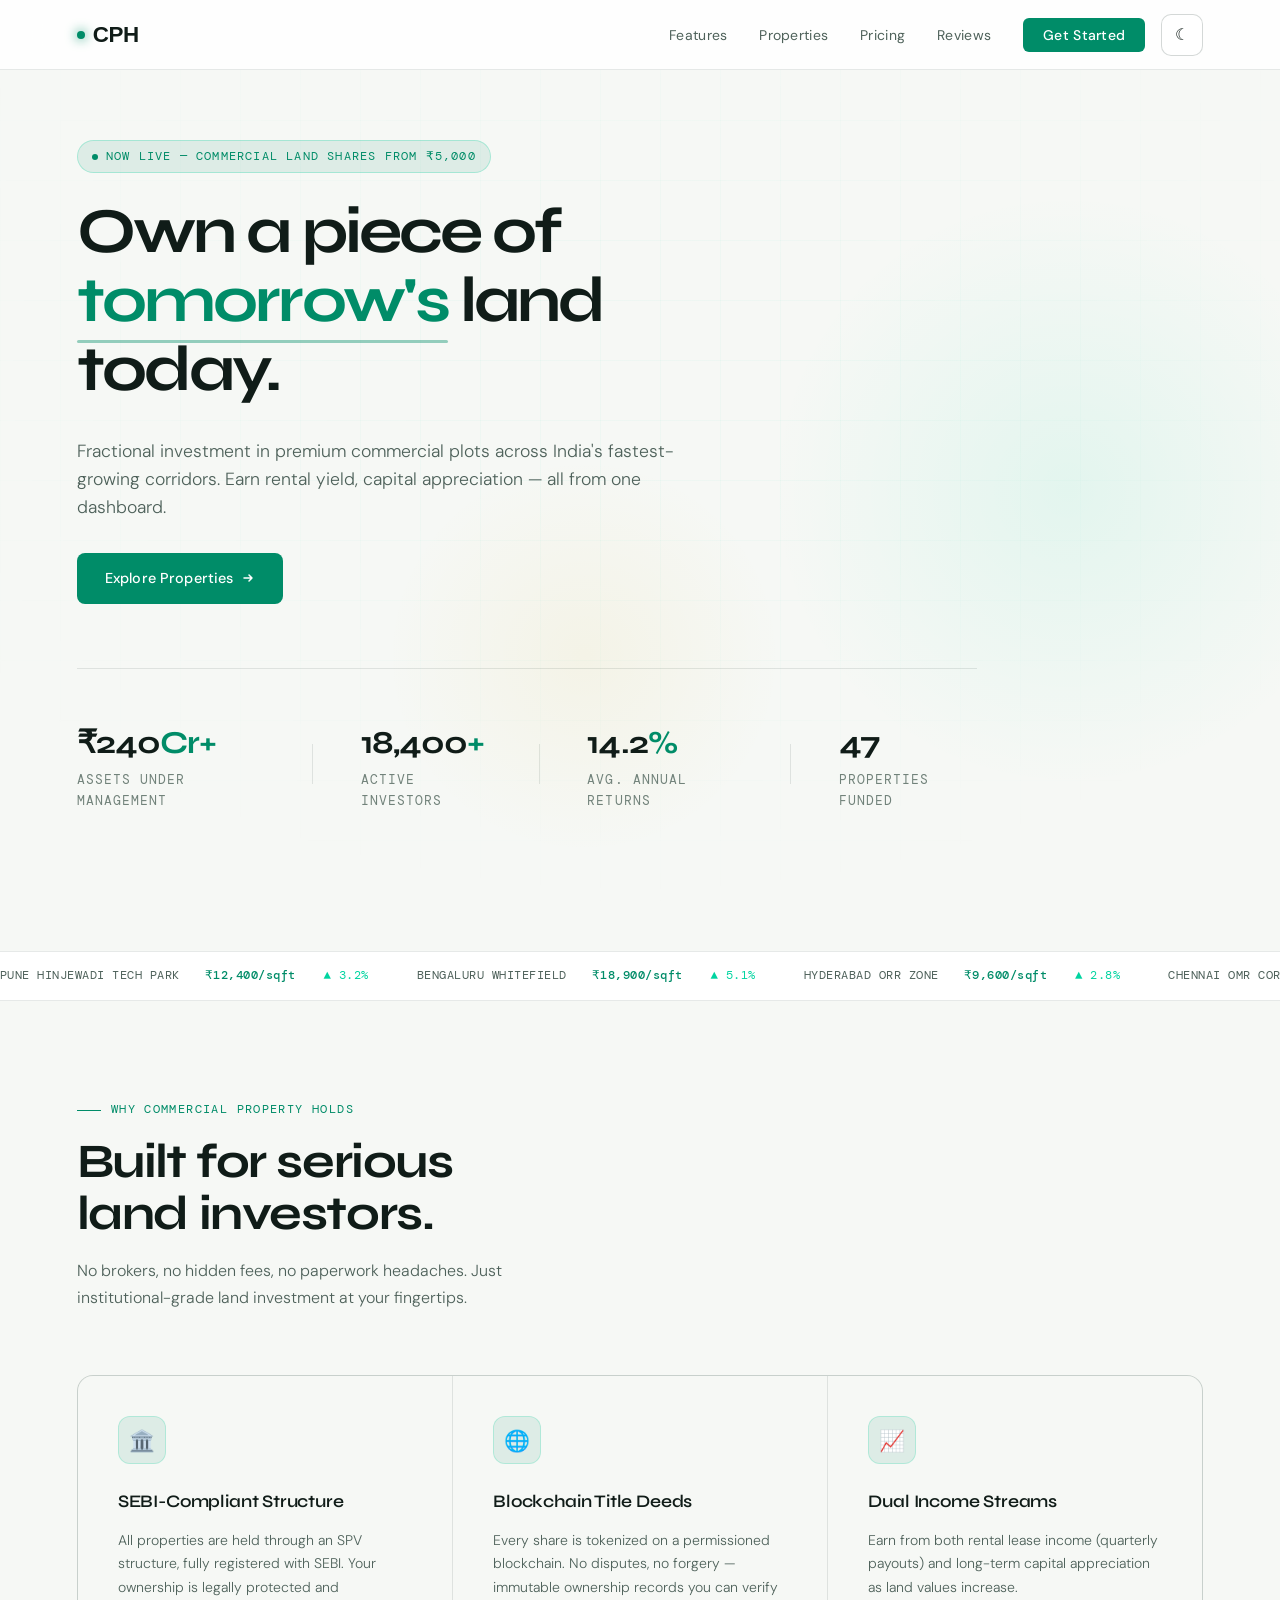
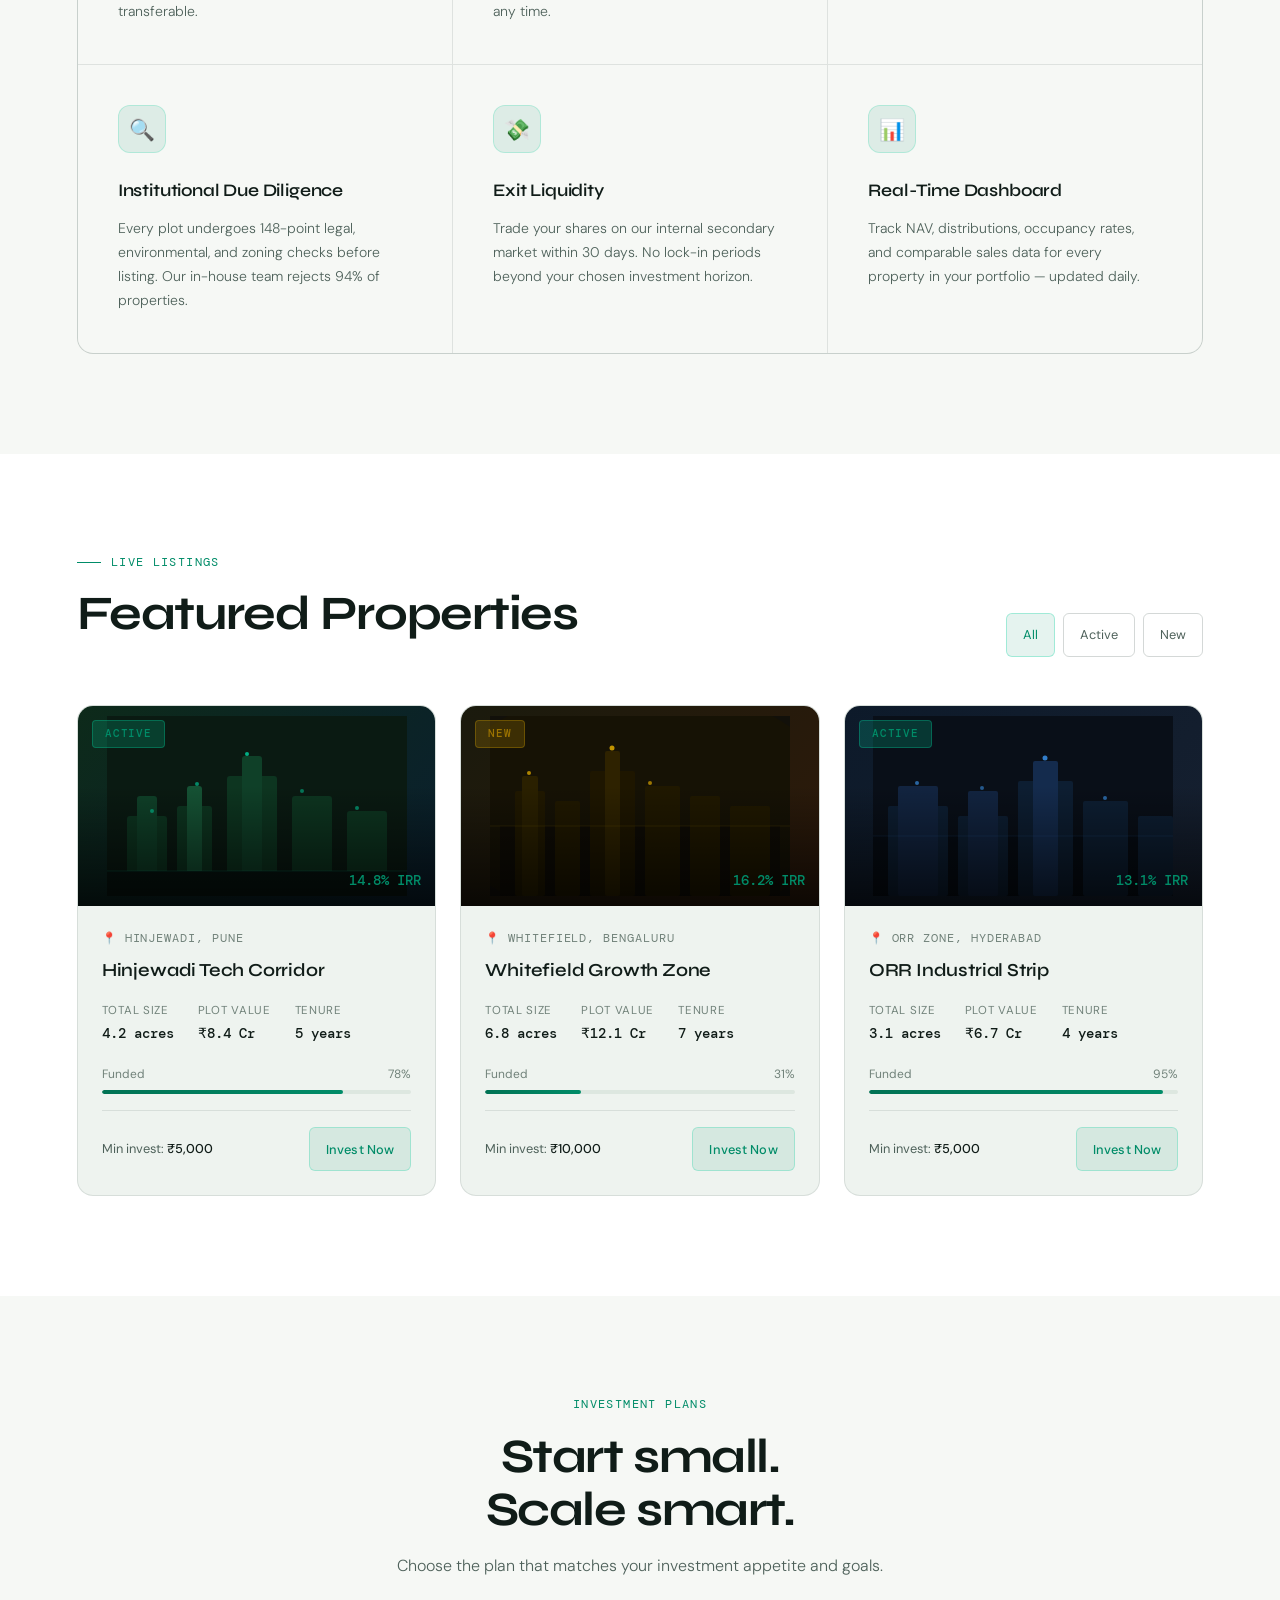
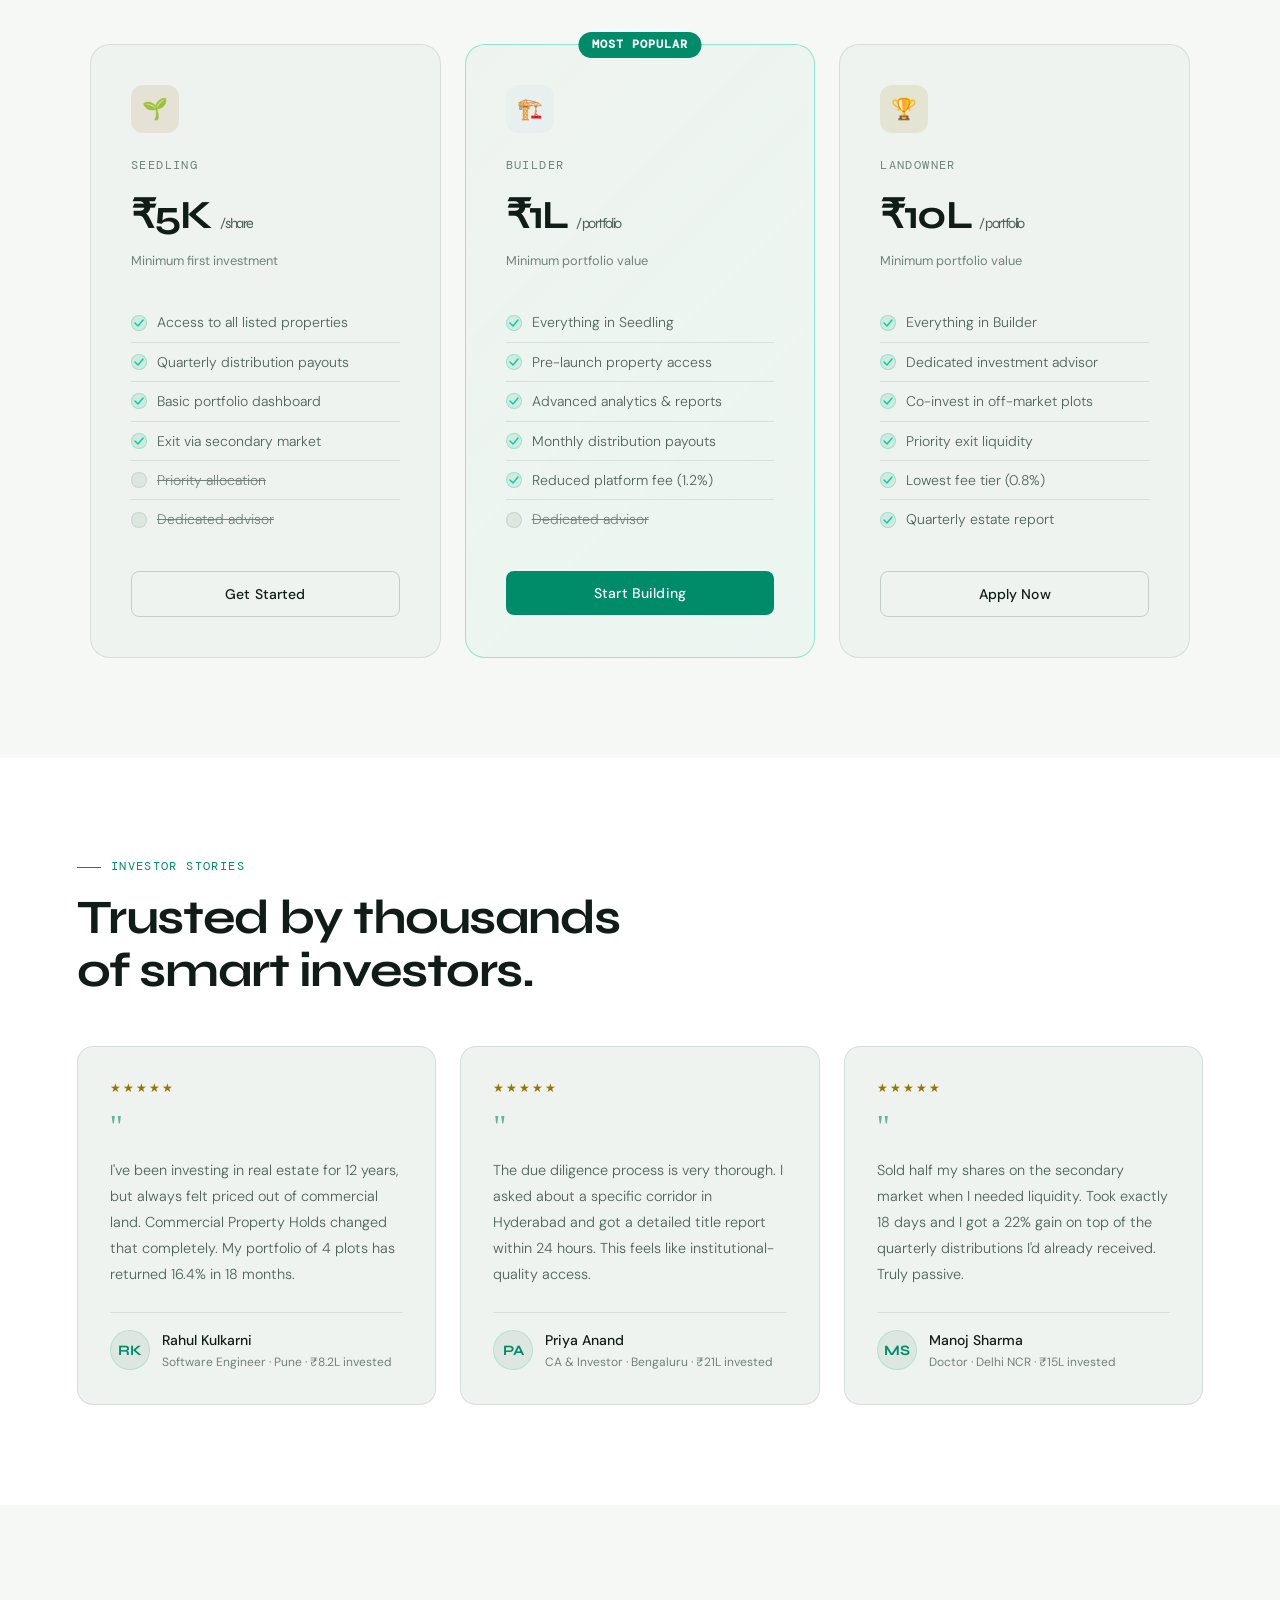
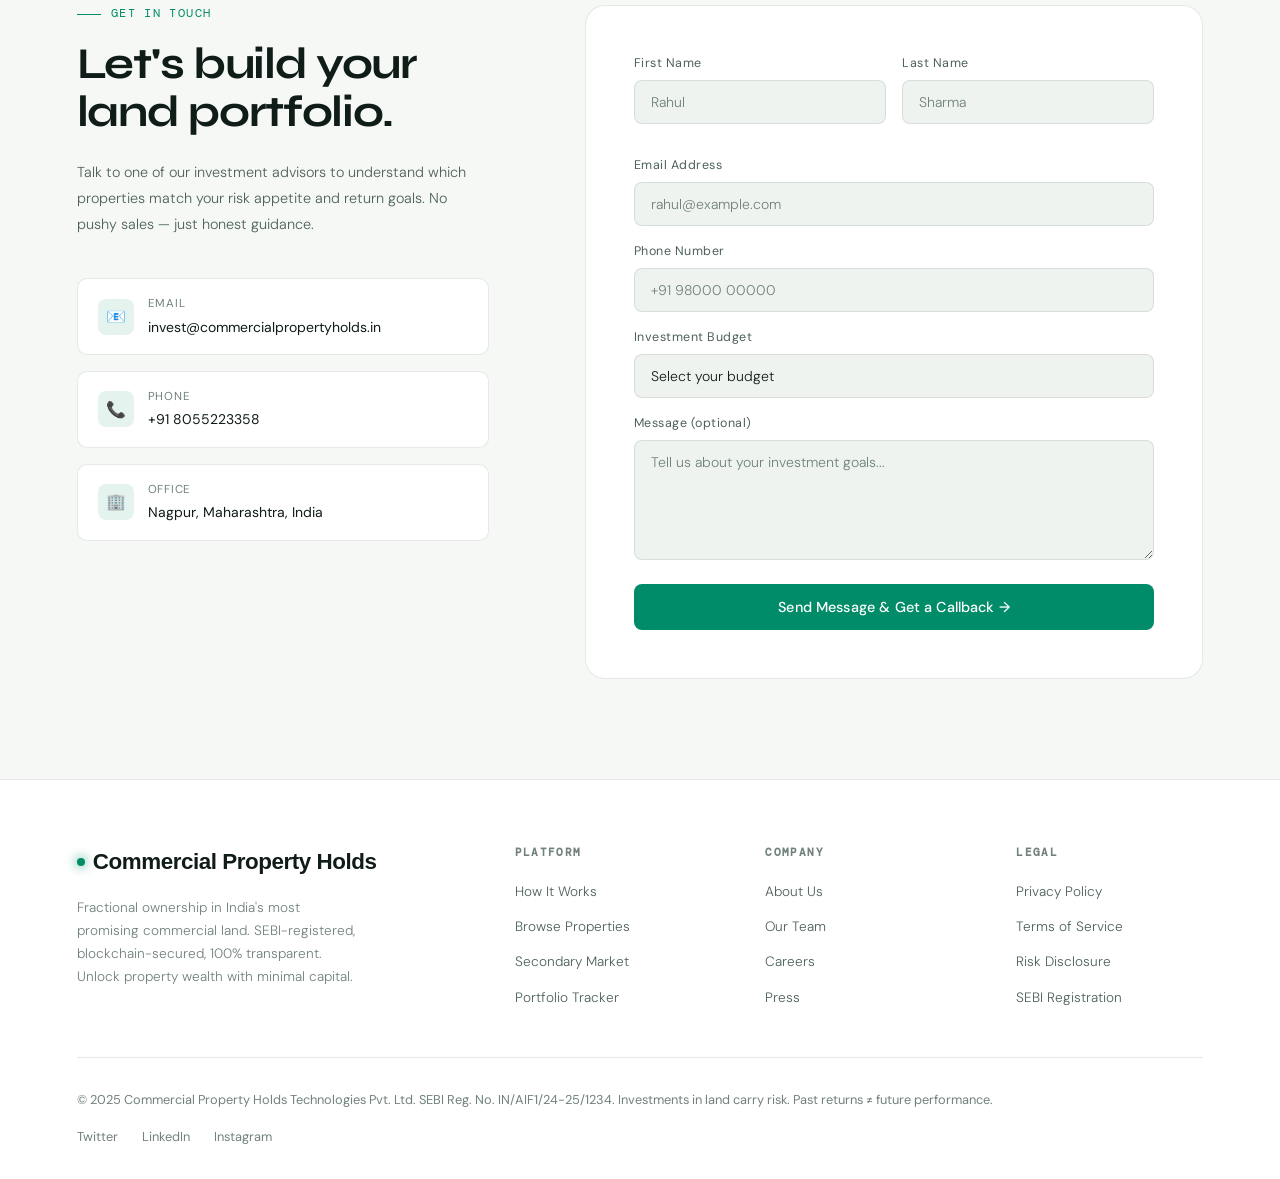
<file: index.html>
﻿<!DOCTYPE html>
<html lang="en">
<head>
  <meta charset="UTF-8">
  <meta name="viewport" content="width=device-width, initial-scale=1.0">
  <link rel="preconnect" href="https://fonts.googleapis.com">
  <link rel="preconnect" href="https://fonts.gstatic.com" crossorigin>
  <link href="https://fonts.googleapis.com/css2?family=Syne:wght@400;500;600;700;800&family=DM+Mono:wght@300;400;500&family=DM+Sans:ital,wght@0,300;0,400;0,500;1,300&display=swap" rel="stylesheet">  <title>Commercial Property Holds — Fractional Land Investment</title>
  <link rel="stylesheet" href="./styles/main.css">
</head>
<body>
  <header>
    <!-- NAV -->
    <div id="nav-container"></div>
  </header>
  <main>
<!-- HERO -->
<section class="hero" id="home" aria-labelledby="hero-title">
  <div class="hero-grid-bg"></div>
  <div class="hero-orb1"></div>
  <div class="hero-orb2"></div>

  <div class="hero-content">
    <div class="hero-tag">
      <div class="hero-tag-dot"></div>
      Now live — Commercial land shares from ₹5,000
    </div>

    <h1 id="hero-title">Own a piece of<br><em>tomorrow's</em> land<br>today.</h1>

    <p class="hero-sub">Fractional investment in premium commercial plots across India's fastest-growing corridors. Earn rental yield, capital appreciation — all from one dashboard.</p>

    <div class="hero-actions">
      <a href="#properties" class="btn-primary">
        Explore Properties
        <svg width="14" height="14" viewBox="0 0 14 14" fill="none"><path d="M3 7h8M8 4l3 3-3 3" stroke="currentColor" stroke-width="1.5" stroke-linecap="round" stroke-linejoin="round"/></svg>
      </a>
    </div>

    <div class="hero-stats">
      <div>
        <div class="hero-stat-val">₹240<span>Cr+</span></div>
        <div class="hero-stat-label">Assets Under Management</div>
      </div>
      <div class="hero-stat-divider" aria-hidden="true"></div>
      <div>
        <div class="hero-stat-val">18,400<span>+</span></div>
        <div class="hero-stat-label">Active Investors</div>
      </div>
      <div class="hero-stat-divider" aria-hidden="true"></div>
      <div>
        <div class="hero-stat-val">14.2<span>%</span></div>
        <div class="hero-stat-label">Avg. Annual Returns</div>
      </div>
      <div class="hero-stat-divider" aria-hidden="true"></div>
      <div>
        <div class="hero-stat-val">47<span></span></div>
        <div class="hero-stat-label">Properties Funded</div>
      </div>
    </div>
  </div>
</section>


<!-- TICKER -->
<div class="ticker-wrap">
  <div class="ticker-inner" id="ticker">
    <div class="ticker-item">PUNE HINJEWADI TECH PARK &nbsp;<b>₹12,400/sqft</b> &nbsp;<span class="up">▲ 3.2%</span></div>
    <div class="ticker-item">BENGALURU WHITEFIELD &nbsp;<b>₹18,900/sqft</b> &nbsp;<span class="up">▲ 5.1%</span></div>
    <div class="ticker-item">HYDERABAD ORR ZONE &nbsp;<b>₹9,600/sqft</b> &nbsp;<span class="up">▲ 2.8%</span></div>
    <div class="ticker-item">CHENNAI OMR CORRIDOR &nbsp;<b>₹8,200/sqft</b> &nbsp;<span class="up">▲ 1.9%</span></div>
    <div class="ticker-item">MUMBAI PANVEL ZONE &nbsp;<b>₹22,500/sqft</b> &nbsp;<span class="down">▼ 0.4%</span></div>
    <div class="ticker-item">NOIDA SEC 135 &nbsp;<b>₹7,800/sqft</b> &nbsp;<span class="up">▲ 4.3%</span></div>
    <div class="ticker-item">PUNE HINJEWADI TECH PARK &nbsp;<b>₹12,400/sqft</b> &nbsp;<span class="up">▲ 3.2%</span></div>
    <div class="ticker-item">BENGALURU WHITEFIELD &nbsp;<b>₹18,900/sqft</b> &nbsp;<span class="up">▲ 5.1%</span></div>
    <div class="ticker-item">HYDERABAD ORR ZONE &nbsp;<b>₹9,600/sqft</b> &nbsp;<span class="up">▲ 2.8%</span></div>
    <div class="ticker-item">CHENNAI OMR CORRIDOR &nbsp;<b>₹8,200/sqft</b> &nbsp;<span class="up">▲ 1.9%</span></div>
    <div class="ticker-item">MUMBAI PANVEL ZONE &nbsp;<b>₹22,500/sqft</b> &nbsp;<span class="down">▼ 0.4%</span></div>
    <div class="ticker-item">NOIDA SEC 135 &nbsp;<b>₹7,800/sqft</b> &nbsp;<span class="up">▲ 4.3%</span></div>
  </div>
  </div>

<!-- FEATURES -->
<section class="features" id="features" aria-labelledby="features-title">
  <div class="features-header">
    <div class="section-label">Why Commercial Property Holds</div>
    <h2 class="section-title" id="features-title">Built for serious<br>land investors.</h2>
    <p class="section-sub">No brokers, no hidden fees, no paperwork headaches. Just institutional-grade land investment at your fingertips.</p>
  </div>

  <div class="features-grid">
    <div class="feature-card reveal">
      <div class="feature-icon">🏛️</div>
      <h3>SEBI-Compliant Structure</h3>
      <p>All properties are held through an SPV structure, fully registered with SEBI. Your ownership is legally protected and transferable.</p>
    </div>
    <div class="feature-card reveal reveal-delay-1">
      <div class="feature-icon">🌐</div>
      <h3>Blockchain Title Deeds</h3>
      <p>Every share is tokenized on a permissioned blockchain. No disputes, no forgery — immutable ownership records you can verify any time.</p>
    </div>
    <div class="feature-card reveal reveal-delay-2">
      <div class="feature-icon">📈</div>
      <h3>Dual Income Streams</h3>
      <p>Earn from both rental lease income (quarterly payouts) and long-term capital appreciation as land values increase.</p>
    </div>
    <div class="feature-card reveal reveal-delay-3">
      <div class="feature-icon">🔍</div>
      <h3>Institutional Due Diligence</h3>
      <p>Every plot undergoes 148-point legal, environmental, and zoning checks before listing. Our in-house team rejects 94% of properties.</p>
    </div>
    <div class="feature-card reveal">
      <div class="feature-icon">💸</div>
      <h3>Exit Liquidity</h3>
      <p>Trade your shares on our internal secondary market within 30 days. No lock-in periods beyond your chosen investment horizon.</p>
    </div>
    <div class="feature-card reveal reveal-delay-1">
      <div class="feature-icon">📊</div>
      <h3>Real-Time Dashboard</h3>
      <p>Track NAV, distributions, occupancy rates, and comparable sales data for every property in your portfolio — updated daily.</p>
    </div>
  </div>
</section>
<!-- PROPERTIES -->
<section class="properties" id="properties" aria-labelledby="properties-title">
  <div class="properties-header">
    <div>
      <div class="section-label">Live Listings</div>
      <h2 class="section-title" id="properties-title">Featured Properties</h2>
    </div>
    <div class="properties-filters">
      <button class="filter-btn active" type="button" onclick="filterProps('all', this)">All</button>
      <button class="filter-btn" type="button" onclick="filterProps('active', this)">Active</button>
      <button class="filter-btn" type="button" onclick="filterProps('new', this)">New</button>
    </div>
  </div>

  <div class="properties-grid" id="propertiesGrid">

    <div class="property-card" data-type="active" onclick="openModal('Hinjewadi Tech Corridor','Pune','₹8.4 Cr','14.8%','₹5,000')">
      <div class="property-img" style="background: linear-gradient(135deg, #0D2A1A 0%, #0A1F2E 100%);">
        <div style="width:100%;height:100%;display:flex;align-items:center;justify-content:center;">
          <svg viewBox="0 0 300 180" width="300" height="180" xmlns="http://www.w3.org/2000/svg">
            <rect width="300" height="180" fill="#0a1a12"/>
            <rect x="20" y="100" width="40" height="80" fill="#0D3520" rx="3"/>
            <rect x="30" y="80" width="20" height="80" fill="#0F4028" rx="3"/>
            <rect x="70" y="90" width="35" height="90" fill="#0D3520" rx="3"/>
            <rect x="80" y="70" width="15" height="100" fill="#155234" rx="3"/>
            <rect x="120" y="60" width="50" height="120" fill="#0D3520" rx="3"/>
            <rect x="135" y="40" width="20" height="140" fill="#0F4028" rx="3"/>
            <rect x="185" y="80" width="40" height="100" fill="#0D3520" rx="3"/>
            <rect x="240" y="95" width="40" height="85" fill="#0D3520" rx="3"/>
            <rect x="0" y="155" width="300" height="25" fill="#071510"/>
            <line x1="0" y1="155" x2="300" y2="155" stroke="#00D4A030" stroke-width="1"/>
            <circle cx="45" cy="95" r="2" fill="#00D4A0" opacity="0.6"/>
            <circle cx="90" cy="68" r="2" fill="#00D4A0" opacity="0.6"/>
            <circle cx="140" cy="38" r="2" fill="#00D4A0" opacity="0.8"/>
            <circle cx="195" cy="75" r="2" fill="#00D4A0" opacity="0.5"/>
            <circle cx="250" cy="92" r="2" fill="#00D4A0" opacity="0.6"/>
          </svg>
        </div>
        <div class="property-img-overlay"></div>
        <span class="property-badge badge-active">Active</span>
        <span class="property-roi">14.8% IRR</span>
      </div>
      <div class="property-body">
        <div class="property-location">📍 Hinjewadi, Pune</div>
        <div class="property-name">Hinjewadi Tech Corridor</div>
        <div class="property-meta">
          <div class="property-meta-item">
            <div class="property-meta-label">Total Size</div>
            <div class="property-meta-val">4.2 acres</div>
          </div>
          <div class="property-meta-item">
            <div class="property-meta-label">Plot Value</div>
            <div class="property-meta-val">₹8.4 Cr</div>
          </div>
          <div class="property-meta-item">
            <div class="property-meta-label">Tenure</div>
            <div class="property-meta-val">5 years</div>
          </div>
        </div>
        <div class="progress-wrap">
          <div class="progress-label"><span>Funded</span><span>78%</span></div>
          <div class="progress-bar"><div class="progress-fill" style="width:78%"></div></div>
        </div>
        <div class="property-foot">
          <div class="min-invest">Min invest: <b>₹5,000</b></div>
          <button class="invest-btn" type="button">Invest Now</button>
        </div>
      </div>
    </div>

    <div class="property-card" data-type="new" onclick="openModal('Whitefield Growth Zone','Bengaluru','₹12.1 Cr','16.2%','₹10,000')">
      <div class="property-img" style="background: linear-gradient(135deg, #1A1A0D 0%, #2E1A0A 100%);">
        <div style="width:100%;height:100%;display:flex;align-items:center;justify-content:center;">
          <svg viewBox="0 0 300 180" width="300" height="180" xmlns="http://www.w3.org/2000/svg">
            <rect width="300" height="180" fill="#12100A"/>
            <ellipse cx="150" cy="90" rx="200" ry="120" fill="#1A1400" opacity="0.5"/>
            <rect x="10" y="110" width="280" height="70" fill="#0F0C05"/>
            <rect x="25" y="75" width="30" height="105" fill="#201800" rx="2"/>
            <rect x="32" y="60" width="16" height="120" fill="#2A2000" rx="2"/>
            <rect x="65" y="85" width="25" height="95" fill="#201800" rx="2"/>
            <rect x="100" y="55" width="45" height="125" fill="#1E1600" rx="2"/>
            <rect x="115" y="35" width="15" height="145" fill="#2E2200" rx="2"/>
            <rect x="155" y="70" width="35" height="110" fill="#201800" rx="2"/>
            <rect x="200" y="80" width="30" height="100" fill="#201800" rx="2"/>
            <rect x="240" y="90" width="40" height="90" fill="#201800" rx="2"/>
            <line x1="0" y1="110" x2="300" y2="110" stroke="#D4A20020" stroke-width="1"/>
            <circle cx="39" cy="57" r="2" fill="#D4A200" opacity="0.8"/>
            <circle cx="122" cy="32" r="2.5" fill="#D4A200" opacity="0.9"/>
            <circle cx="160" cy="67" r="2" fill="#D4A200" opacity="0.7"/>
          </svg>
        </div>
        <div class="property-img-overlay"></div>
        <span class="property-badge badge-new">New</span>
        <span class="property-roi">16.2% IRR</span>
      </div>
      <div class="property-body">
        <div class="property-location">📍 Whitefield, Bengaluru</div>
        <div class="property-name">Whitefield Growth Zone</div>
        <div class="property-meta">
          <div class="property-meta-item">
            <div class="property-meta-label">Total Size</div>
            <div class="property-meta-val">6.8 acres</div>
          </div>
          <div class="property-meta-item">
            <div class="property-meta-label">Plot Value</div>
            <div class="property-meta-val">₹12.1 Cr</div>
          </div>
          <div class="property-meta-item">
            <div class="property-meta-label">Tenure</div>
            <div class="property-meta-val">7 years</div>
          </div>
        </div>
        <div class="progress-wrap">
          <div class="progress-label"><span>Funded</span><span>31%</span></div>
          <div class="progress-bar"><div class="progress-fill" style="width:31%"></div></div>
        </div>
        <div class="property-foot">
          <div class="min-invest">Min invest: <b>₹10,000</b></div>
          <button class="invest-btn" type="button">Invest Now</button>
        </div>
      </div>
    </div>

    <div class="property-card" data-type="active" onclick="openModal('ORR Industrial Strip','Hyderabad','₹6.7 Cr','13.1%','₹5,000')">
      <div class="property-img" style="background: linear-gradient(135deg, #0D1A2A 0%, #162030 100%);">
        <div style="width:100%;height:100%;display:flex;align-items:center;justify-content:center;">
          <svg viewBox="0 0 300 180" width="300" height="180" xmlns="http://www.w3.org/2000/svg">
            <rect width="300" height="180" fill="#090F18"/>
            <rect x="0" y="120" width="300" height="60" fill="#060C14"/>
            <rect x="15" y="90" width="60" height="90" fill="#0D1E32" rx="2"/>
            <rect x="25" y="70" width="40" height="110" fill="#122440" rx="2"/>
            <rect x="85" y="100" width="50" height="80" fill="#0D1E32" rx="2"/>
            <rect x="95" y="75" width="30" height="105" fill="#122440" rx="2"/>
            <rect x="145" y="65" width="55" height="115" fill="#0D1E32" rx="2"/>
            <rect x="160" y="45" width="25" height="135" fill="#142B4D" rx="2"/>
            <rect x="210" y="85" width="45" height="95" fill="#0D1E32" rx="2"/>
            <rect x="265" y="100" width="35" height="80" fill="#0D1E32" rx="2"/>
            <line x1="0" y1="120" x2="300" y2="120" stroke="#378ADD20" stroke-width="1"/>
            <circle cx="44" cy="67" r="2" fill="#378ADD" opacity="0.7"/>
            <circle cx="109" cy="72" r="2" fill="#378ADD" opacity="0.6"/>
            <circle cx="172" cy="42" r="2.5" fill="#378ADD" opacity="0.9"/>
            <circle cx="232" cy="82" r="2" fill="#378ADD" opacity="0.7"/>
          </svg>
        </div>
        <div class="property-img-overlay"></div>
        <span class="property-badge badge-active">Active</span>
        <span class="property-roi">13.1% IRR</span>
      </div>
      <div class="property-body">
        <div class="property-location">📍 ORR Zone, Hyderabad</div>
        <div class="property-name">ORR Industrial Strip</div>
        <div class="property-meta">
          <div class="property-meta-item">
            <div class="property-meta-label">Total Size</div>
            <div class="property-meta-val">3.1 acres</div>
          </div>
          <div class="property-meta-item">
            <div class="property-meta-label">Plot Value</div>
            <div class="property-meta-val">₹6.7 Cr</div>
          </div>
          <div class="property-meta-item">
            <div class="property-meta-label">Tenure</div>
            <div class="property-meta-val">4 years</div>
          </div>
        </div>
        <div class="progress-wrap">
          <div class="progress-label"><span>Funded</span><span>95%</span></div>
          <div class="progress-bar"><div class="progress-fill" style="width:95%"></div></div>
        </div>
        <div class="property-foot">
          <div class="min-invest">Min invest: <b>₹5,000</b></div>
          <button class="invest-btn" type="button">Invest Now</button>
        </div>
      </div>
    </div>

  </div>
</section>
<!-- PRICING -->
<section class="pricing" id="pricing" aria-labelledby="pricing-title">
  <div class="pricing-header">
    <div class="section-label">Investment Plans</div>
    <h2 class="section-title" id="pricing-title">Start small.<br>Scale smart.</h2>
    <p class="section-sub" style="margin:0 auto">Choose the plan that matches your investment appetite and goals.</p>
  </div>

  <div class="pricing-grid">
    <div class="pricing-card reveal">
      <div class="plan-icon bronze">🌱</div>
      <div class="plan-name">Seedling</div>
      <div class="plan-price">₹5K <sub>/ share</sub></div>
      <div class="plan-period">Minimum first investment</div>
      <ul class="plan-features">
        <li>Access to all listed properties</li>
        <li>Quarterly distribution payouts</li>
        <li>Basic portfolio dashboard</li>
        <li>Exit via secondary market</li>
        <li class="muted">Priority allocation</li>
        <li class="muted">Dedicated advisor</li>
      </ul>
      <button class="plan-cta plan-cta-outline" type="button">Get Started</button>
    </div>

    <div class="pricing-card featured reveal reveal-delay-1">
      <div class="plan-icon silver">🏗️</div>
      <div class="plan-name">Builder</div>
      <div class="plan-price">₹1L <sub>/ portfolio</sub></div>
      <div class="plan-period">Minimum portfolio value</div>
      <ul class="plan-features">
        <li>Everything in Seedling</li>
        <li>Pre-launch property access</li>
        <li>Advanced analytics & reports</li>
        <li>Monthly distribution payouts</li>
        <li>Reduced platform fee (1.2%)</li>
        <li class="muted">Dedicated advisor</li>
      </ul>
      <button class="plan-cta plan-cta-solid" type="button">Start Building</button>
    </div>

    <div class="pricing-card reveal reveal-delay-2">
      <div class="plan-icon gold">🏆</div>
      <div class="plan-name">Landowner</div>
      <div class="plan-price">₹10L <sub>/ portfolio</sub></div>
      <div class="plan-period">Minimum portfolio value</div>
      <ul class="plan-features">
        <li>Everything in Builder</li>
        <li>Dedicated investment advisor</li>
        <li>Co-invest in off-market plots</li>
        <li>Priority exit liquidity</li>
        <li>Lowest fee tier (0.8%)</li>
        <li>Quarterly estate report</li>
      </ul>
      <button class="plan-cta plan-cta-outline" type="button">Apply Now</button>
    </div>
  </div>
</section>
<!-- TESTIMONIALS -->
<section class="testimonials" id="testimonials" aria-labelledby="testimonials-title">
  <div class="testimonials-header">
    <div class="section-label">Investor Stories</div>
    <h2 class="section-title" id="testimonials-title">Trusted by thousands<br>of smart investors.</h2>
  </div>

  <div class="testimonials-grid">
    <div class="testimonial-card reveal">
      <div class="stars">★★★★★</div>
      <div class="testimonial-quote">"</div>
      <p class="testimonial-text">I've been investing in real estate for 12 years, but always felt priced out of commercial land. Commercial Property Holds changed that completely. My portfolio of 4 plots has returned 16.4% in 18 months.</p>
      <div class="testimonial-author">
        <div class="author-avatar">RK</div>
        <div>
          <div class="author-name">Rahul Kulkarni</div>
          <div class="author-meta">Software Engineer · Pune · ₹8.2L invested</div>
        </div>
      </div>
    </div>

    <div class="testimonial-card reveal reveal-delay-1">
      <div class="stars">★★★★★</div>
      <div class="testimonial-quote">"</div>
      <p class="testimonial-text">The due diligence process is very thorough. I asked about a specific corridor in Hyderabad and got a detailed title report within 24 hours. This feels like institutional-quality access.</p>
      <div class="testimonial-author">
        <div class="author-avatar">PA</div>
        <div>
          <div class="author-name">Priya Anand</div>
          <div class="author-meta">CA & Investor · Bengaluru · ₹21L invested</div>
        </div>
      </div>
    </div>

    <div class="testimonial-card reveal reveal-delay-2">
      <div class="stars">★★★★★</div>
      <div class="testimonial-quote">"</div>
      <p class="testimonial-text">Sold half my shares on the secondary market when I needed liquidity. Took exactly 18 days and I got a 22% gain on top of the quarterly distributions I'd already received. Truly passive.</p>
      <div class="testimonial-author">
        <div class="author-avatar">MS</div>
        <div>
          <div class="author-name">Manoj Sharma</div>
          <div class="author-meta">Doctor · Delhi NCR · ₹15L invested</div>
        </div>
      </div>
    </div>
  </div>
</section>
<!-- CONTACT -->
<section class="contact" id="contact" aria-labelledby="contact-title">
  <div class="contact-wrapper">
    <div class="contact-info reveal">
      <div class="section-label">Get In Touch</div>
      <h2 id="contact-title">Let's build your<br>land portfolio.</h2>
      <p>Talk to one of our investment advisors to understand which properties match your risk appetite and return goals. No pushy sales — just honest guidance.</p>
      <div class="contact-details">
        <div class="contact-detail-item">
          <div class="contact-detail-icon">📧</div>
          <div>
            <div class="contact-detail-label">Email</div>
            <div class="contact-detail-val">invest@commercialpropertyholds.in</div>
          </div>
        </div>
        <div class="contact-detail-item">
          <div class="contact-detail-icon">📞</div>
          <div>
            <div class="contact-detail-label">Phone</div>
            <div class="contact-detail-val">+91 8055223358</div>
          </div>
        </div>
        <div class="contact-detail-item">
          <div class="contact-detail-icon">🏢</div>
          <div>
            <div class="contact-detail-label">Office</div>
            <div class="contact-detail-val">Nagpur, Maharashtra, India</div>
          </div>
        </div>
      </div>
    </div>

    <form class="contact-form reveal reveal-delay-2" id="contact-form" onsubmit="handleSubmit(event)" aria-label="Contact form">
      <div class="form-row">
        <div class="form-group">
          <label>First Name</label>
          <input type="text" id="name" name="name" placeholder="Rahul" required>
        </div>
        <div class="form-group">
          <label>Last Name</label>
          <input type="text" id="last-name" name="last-name" placeholder="Sharma" required>
        </div>
      </div>
      <div class="form-group">
        <label>Email Address</label>
        <input type="email" id="email" name="email" placeholder="rahul@example.com" required>
      </div>
      <div class="form-group">
        <label>Phone Number</label>
        <input type="tel" id="phone" name="phone" placeholder="+91 98000 00000" required>
      </div>
      <div class="form-group">
        <label>Investment Budget</label>
        <select id="service" name="service" required>
          <option value="" disabled selected>Select your budget</option>
          <option>₹5,000 – ₹50,000</option>
          <option>₹50,000 – ₹2,00,000</option>
          <option>₹2,00,000 – ₹10,00,000</option>
          <option>₹10,00,000+</option>
        </select>
      </div>
      <div class="form-group">
        <label>Message (optional)</label>
        <textarea id="message" name="message" placeholder="Tell us about your investment goals..."></textarea>
      </div>
      <button class="form-submit" type="submit">Send Message &amp; Get a Callback →</button>
    </form>
  </div>
</section>
  </main>
  <!-- FOOTER -->
  <footer>
    <div id="footer-container"></div>
  </footer>
  <!-- Modals Container -->
  <div id="modals-container"></div>

  <script defer src="./scripts/components.js"></script>
  <script defer src="./scripts/utils.js"></script>
  <script defer src="./scripts/properties.js"></script>
  <script defer src="./scripts/ticker.js"></script>
  <script defer src="./scripts/animations.js"></script>
  <script defer src="./scripts/filters.js"></script>
  <script defer src="./scripts/modal.js"></script>
  <script defer src="./scripts/form.js"></script>
  <script defer src="./scripts/navigation.js"></script>
  <script defer src="./scripts/theme.js"></script>
  <script defer src="./scripts/main.js"></script>
</body>
</html>
</file>
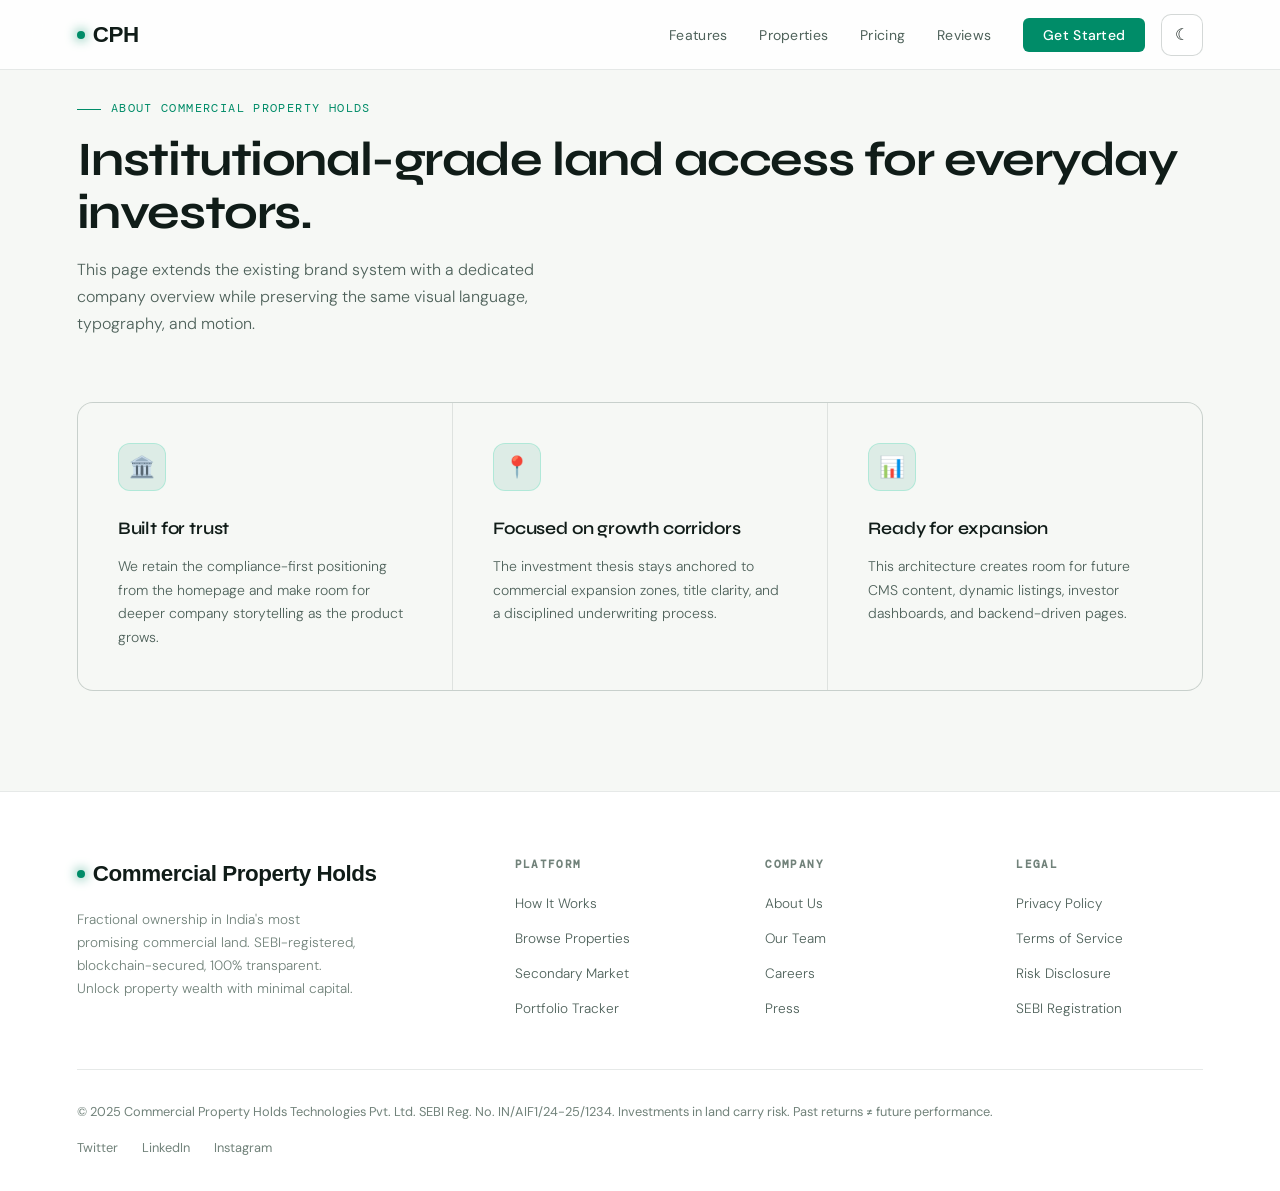
<file: pages/about.html>
﻿<!DOCTYPE html>
<html lang="en">
<head>
  <meta charset="UTF-8">
  <meta name="viewport" content="width=device-width, initial-scale=1.0">
  <link rel="preconnect" href="https://fonts.googleapis.com">
  <link rel="preconnect" href="https://fonts.gstatic.com" crossorigin>
  <link href="https://fonts.googleapis.com/css2?family=Syne:wght@400;500;600;700;800&family=DM+Mono:wght@300;400;500&family=DM+Sans:ital,wght@0,300;0,400;0,500;1,300&display=swap" rel="stylesheet">  <title>About | Commercial Property Holds</title>
  <link rel="stylesheet" href="../styles/main.css">
</head>
<body>
  <header>
    <div id="nav-container"></div>
  </header>
  <main>
    <section class="features" id="about" aria-labelledby="about-title">
      <div class="features-header">
        <div class="section-label">About Commercial Property Holds</div>
        <h1 class="section-title" id="about-title">Institutional-grade land access for everyday investors.</h1>
        <p class="section-sub">This page extends the existing brand system with a dedicated company overview while preserving the same visual language, typography, and motion.</p>
      </div>
      <div class="features-grid">
        <article class="feature-card reveal">
          <div class="feature-icon">🏛️</div>
          <h3>Built for trust</h3>
          <p>We retain the compliance-first positioning from the homepage and make room for deeper company storytelling as the product grows.</p>
        </article>
        <article class="feature-card reveal reveal-delay-1">
          <div class="feature-icon">📍</div>
          <h3>Focused on growth corridors</h3>
          <p>The investment thesis stays anchored to commercial expansion zones, title clarity, and a disciplined underwriting process.</p>
        </article>
        <article class="feature-card reveal reveal-delay-2">
          <div class="feature-icon">📊</div>
          <h3>Ready for expansion</h3>
          <p>This architecture creates room for future CMS content, dynamic listings, investor dashboards, and backend-driven pages.</p>
        </article>
      </div>
    </section>
  </main>
  <!-- FOOTER -->
  <footer>
    <div id="footer-container"></div>
  </footer>
  <!-- Modals Container -->
  <div id="modals-container"></div>

<script defer src="../scripts/components.js"></script>
<script defer src="../scripts/utils.js"></script>
<script defer src="../scripts/properties.js"></script>
<script defer src="../scripts/ticker.js"></script>
<script defer src="../scripts/animations.js"></script>
<script defer src="../scripts/filters.js"></script>
<script defer src="../scripts/modal.js"></script>
<script defer src="../scripts/form.js"></script>
<script defer src="../scripts/navigation.js"></script>
<script defer src="../scripts/theme.js"></script>
<script defer src="../scripts/main.js"></script>
</body>
</html>
</file>
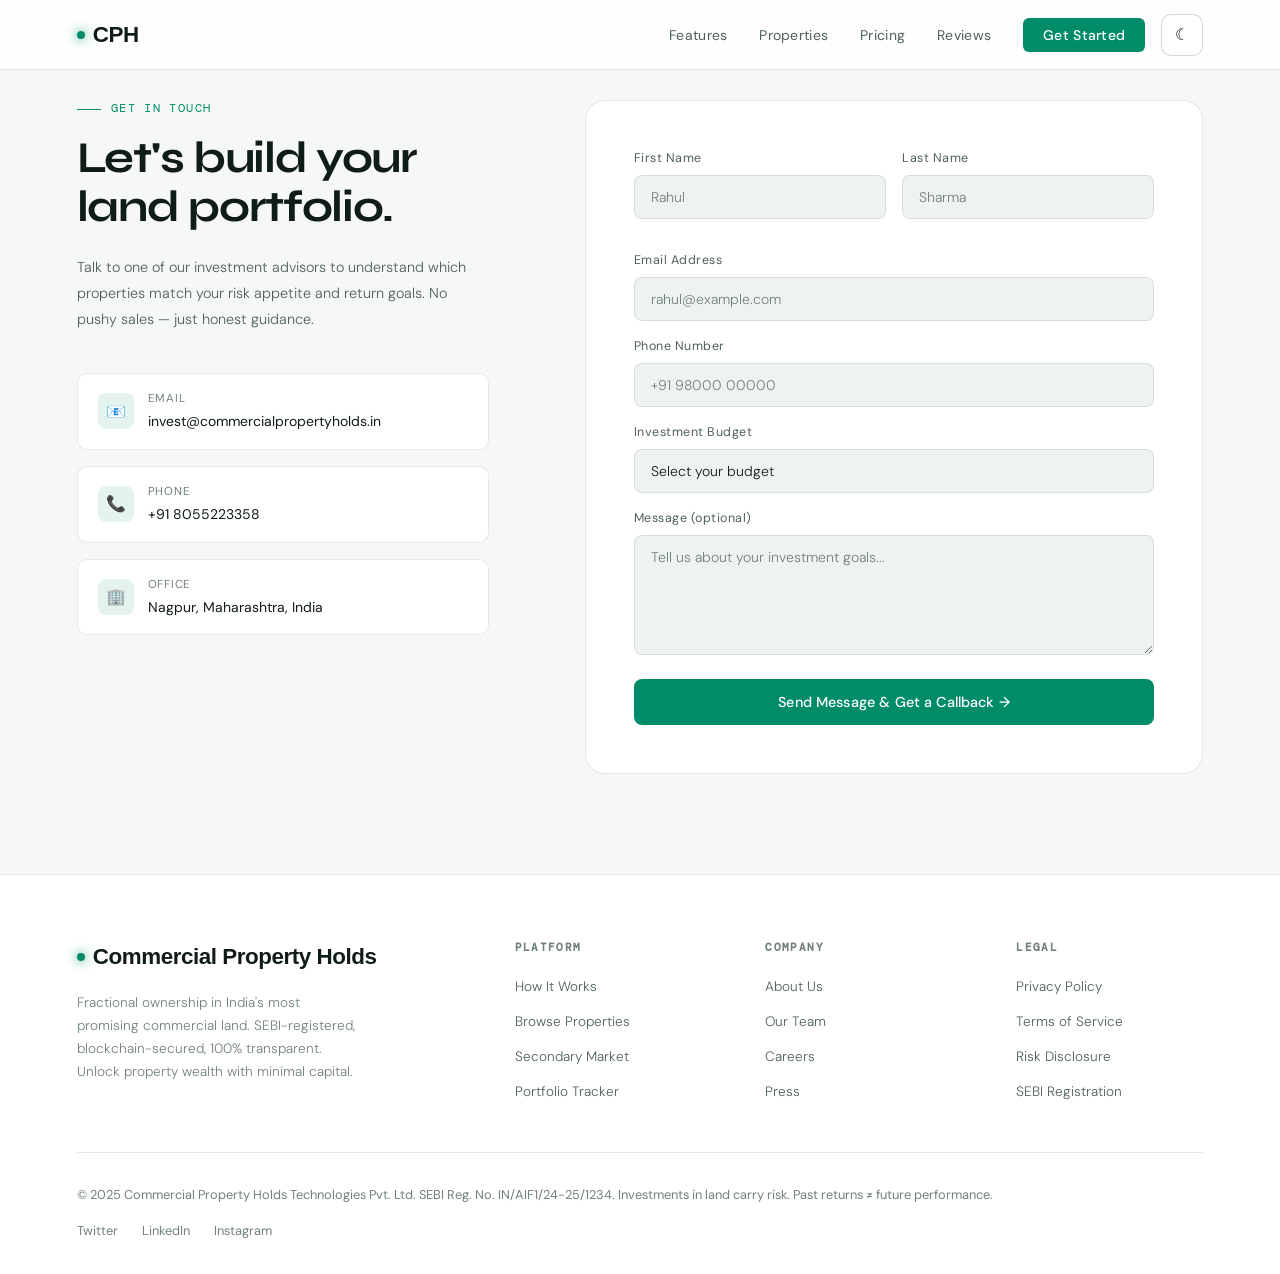
<file: pages/contact.html>
﻿<!DOCTYPE html>
<html lang="en">
<head>
  <meta charset="UTF-8">
  <meta name="viewport" content="width=device-width, initial-scale=1.0">
  <link rel="preconnect" href="https://fonts.googleapis.com">
  <link rel="preconnect" href="https://fonts.gstatic.com" crossorigin>
  <link href="https://fonts.googleapis.com/css2?family=Syne:wght@400;500;600;700;800&family=DM+Mono:wght@300;400;500&family=DM+Sans:ital,wght@0,300;0,400;0,500;1,300&display=swap" rel="stylesheet">  <title>Contact | Commercial Property Holds</title>
  <link rel="stylesheet" href="../styles/main.css">
</head>
<body>
  <header>
    <div id="nav-container"></div>
  </header>
  <main>
<!-- CONTACT -->
<section class="contact" id="contact" aria-labelledby="contact-title">
  <div class="contact-wrapper">
    <div class="contact-info reveal">
      <div class="section-label">Get In Touch</div>
      <h2 id="contact-title">Let's build your<br>land portfolio.</h2>
      <p>Talk to one of our investment advisors to understand which properties match your risk appetite and return goals. No pushy sales — just honest guidance.</p>
      <div class="contact-details">
        <div class="contact-detail-item">
          <div class="contact-detail-icon">📧</div>
          <div>
            <div class="contact-detail-label">Email</div>
            <div class="contact-detail-val">invest@commercialpropertyholds.in</div>
          </div>
        </div>
        <div class="contact-detail-item">
          <div class="contact-detail-icon">📞</div>
          <div>
            <div class="contact-detail-label">Phone</div>
            <div class="contact-detail-val">+91 8055223358</div>
          </div>
        </div>
        <div class="contact-detail-item">
          <div class="contact-detail-icon">🏢</div>
          <div>
            <div class="contact-detail-label">Office</div>
            <div class="contact-detail-val">Nagpur, Maharashtra, India</div>
          </div>
        </div>
      </div>
    </div>

    <form class="contact-form reveal reveal-delay-2" id="contact-form" onsubmit="handleSubmit(event)" aria-label="Contact form">
      <div class="form-row">
        <div class="form-group">
          <label>First Name</label>
          <input type="text" id="name" name="name" placeholder="Rahul" required>
        </div>
        <div class="form-group">
          <label>Last Name</label>
          <input type="text" id="last-name" name="last-name" placeholder="Sharma" required>
        </div>
      </div>
      <div class="form-group">
        <label>Email Address</label>
        <input type="email" id="email" name="email" placeholder="rahul@example.com" required>
      </div>
      <div class="form-group">
        <label>Phone Number</label>
        <input type="tel" id="phone" name="phone" placeholder="+91 98000 00000" required>
      </div>
      <div class="form-group">
        <label>Investment Budget</label>
        <select id="service" name="service" required>
          <option value="" disabled selected>Select your budget</option>
          <option>₹5,000 – ₹50,000</option>
          <option>₹50,000 – ₹2,00,000</option>
          <option>₹2,00,000 – ₹10,00,000</option>
          <option>₹10,00,000+</option>
        </select>
      </div>
      <div class="form-group">
        <label>Message (optional)</label>
        <textarea id="message" name="message" placeholder="Tell us about your investment goals..."></textarea>
      </div>
      <button class="form-submit" type="submit">Send Message &amp; Get a Callback →</button>
    </form>
  </div>
</section>
  </main>
  <!-- FOOTER -->
  <footer>
    <div id="footer-container"></div>
  </footer>
  <!-- Modals Container -->
  <div id="modals-container"></div>

<script defer src="../scripts/components.js"></script>
<script defer src="../scripts/utils.js"></script>
<script defer src="../scripts/properties.js"></script>
<script defer src="../scripts/ticker.js"></script>
<script defer src="../scripts/animations.js"></script>
<script defer src="../scripts/filters.js"></script>
<script defer src="../scripts/modal.js"></script>
<script defer src="../scripts/form.js"></script>
<script defer src="../scripts/navigation.js"></script>
<script defer src="../scripts/theme.js"></script>
<script defer src="../scripts/main.js"></script>
</body>
</html>
</file>
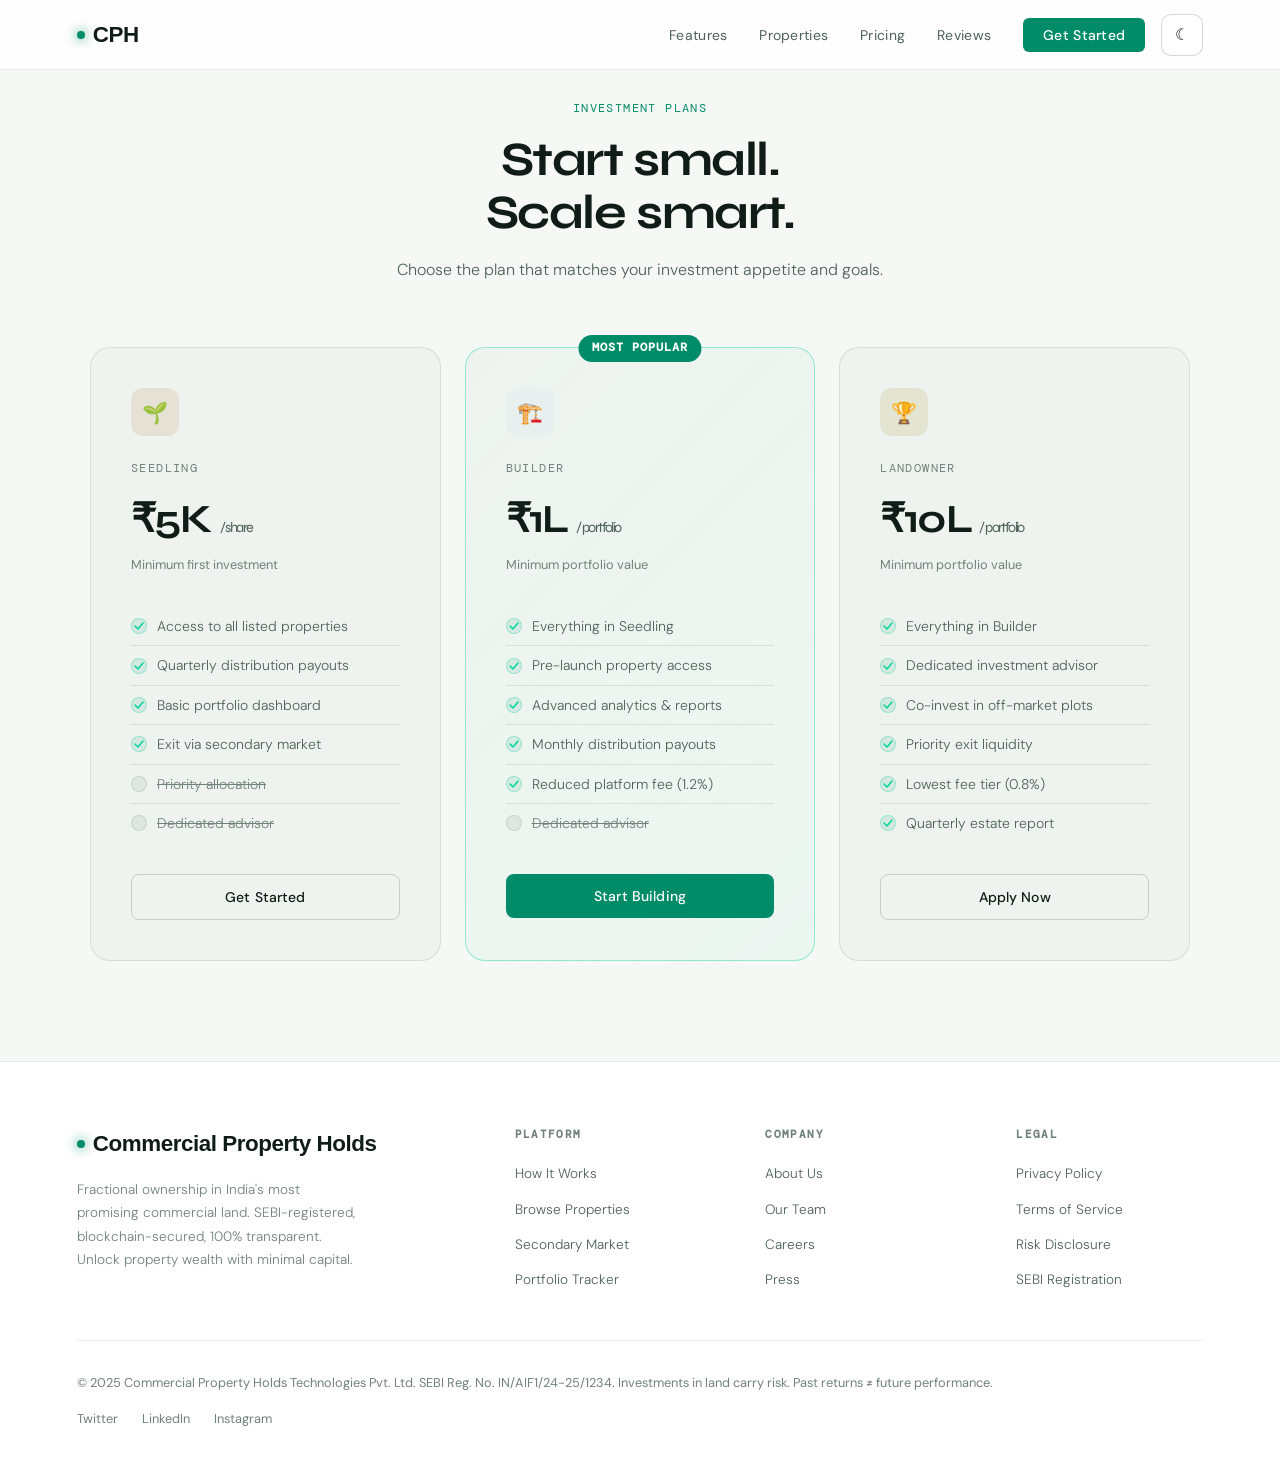
<file: pages/pricing.html>
﻿<!DOCTYPE html>
<html lang="en">
<head>
  <meta charset="UTF-8">
  <meta name="viewport" content="width=device-width, initial-scale=1.0">
  <link rel="preconnect" href="https://fonts.googleapis.com">
  <link rel="preconnect" href="https://fonts.gstatic.com" crossorigin>
  <link href="https://fonts.googleapis.com/css2?family=Syne:wght@400;500;600;700;800&family=DM+Mono:wght@300;400;500&family=DM+Sans:ital,wght@0,300;0,400;0,500;1,300&display=swap" rel="stylesheet">  <title>Pricing | Commercial Property Holds</title>
  <link rel="stylesheet" href="../styles/main.css">
</head>
<body>
  <header>
    <div id="nav-container"></div>
  </header>
  <main>
    <section class="pricing" id="pricing" aria-labelledby="pricing-page-title">
      <div class="pricing-header">
        <div class="section-label">Investment Plans</div>
        <h1 class="section-title" id="pricing-page-title">Start small.<br>Scale smart.</h1>
        <p class="section-sub" style="margin:0 auto">Choose the plan that matches your investment appetite and goals.</p>
      </div>
      <div class="pricing-grid">

    <div class="pricing-card reveal">
      <div class="plan-icon bronze">🌱</div>
      <div class="plan-name">Seedling</div>
      <div class="plan-price">₹5K <sub>/ share</sub></div>
      <div class="plan-period">Minimum first investment</div>
      <ul class="plan-features">
        <li>Access to all listed properties</li>
        <li>Quarterly distribution payouts</li>
        <li>Basic portfolio dashboard</li>
        <li>Exit via secondary market</li>
        <li class="muted">Priority allocation</li>
        <li class="muted">Dedicated advisor</li>
      </ul>
      <button class="plan-cta plan-cta-outline" type="button">Get Started</button>
    </div>

    <div class="pricing-card featured reveal reveal-delay-1">
      <div class="plan-icon silver">🏗️</div>
      <div class="plan-name">Builder</div>
      <div class="plan-price">₹1L <sub>/ portfolio</sub></div>
      <div class="plan-period">Minimum portfolio value</div>
      <ul class="plan-features">
        <li>Everything in Seedling</li>
        <li>Pre-launch property access</li>
        <li>Advanced analytics & reports</li>
        <li>Monthly distribution payouts</li>
        <li>Reduced platform fee (1.2%)</li>
        <li class="muted">Dedicated advisor</li>
      </ul>
      <button class="plan-cta plan-cta-solid" type="button">Start Building</button>
    </div>

    <div class="pricing-card reveal reveal-delay-2">
      <div class="plan-icon gold">🏆</div>
      <div class="plan-name">Landowner</div>
      <div class="plan-price">₹10L <sub>/ portfolio</sub></div>
      <div class="plan-period">Minimum portfolio value</div>
      <ul class="plan-features">
        <li>Everything in Builder</li>
        <li>Dedicated investment advisor</li>
        <li>Co-invest in off-market plots</li>
        <li>Priority exit liquidity</li>
        <li>Lowest fee tier (0.8%)</li>
        <li>Quarterly estate report</li>
      </ul>
      <button class="plan-cta plan-cta-outline" type="button">Apply Now</button>
    </div>
  
      </div>
    </section>
  </main>
  <!-- FOOTER -->
  <footer>
    <div id="footer-container"></div>
  </footer>
  <!-- Modals Container -->
  <div id="modals-container"></div>

<script defer src="../scripts/components.js"></script>
<script defer src="../scripts/utils.js"></script>
<script defer src="../scripts/properties.js"></script>
<script defer src="../scripts/ticker.js"></script>
<script defer src="../scripts/animations.js"></script>
<script defer src="../scripts/filters.js"></script>
<script defer src="../scripts/modal.js"></script>
<script defer src="../scripts/form.js"></script>
<script defer src="../scripts/navigation.js"></script>
<script defer src="../scripts/theme.js"></script>
<script defer src="../scripts/main.js"></script>
</body>
</html>
</file>
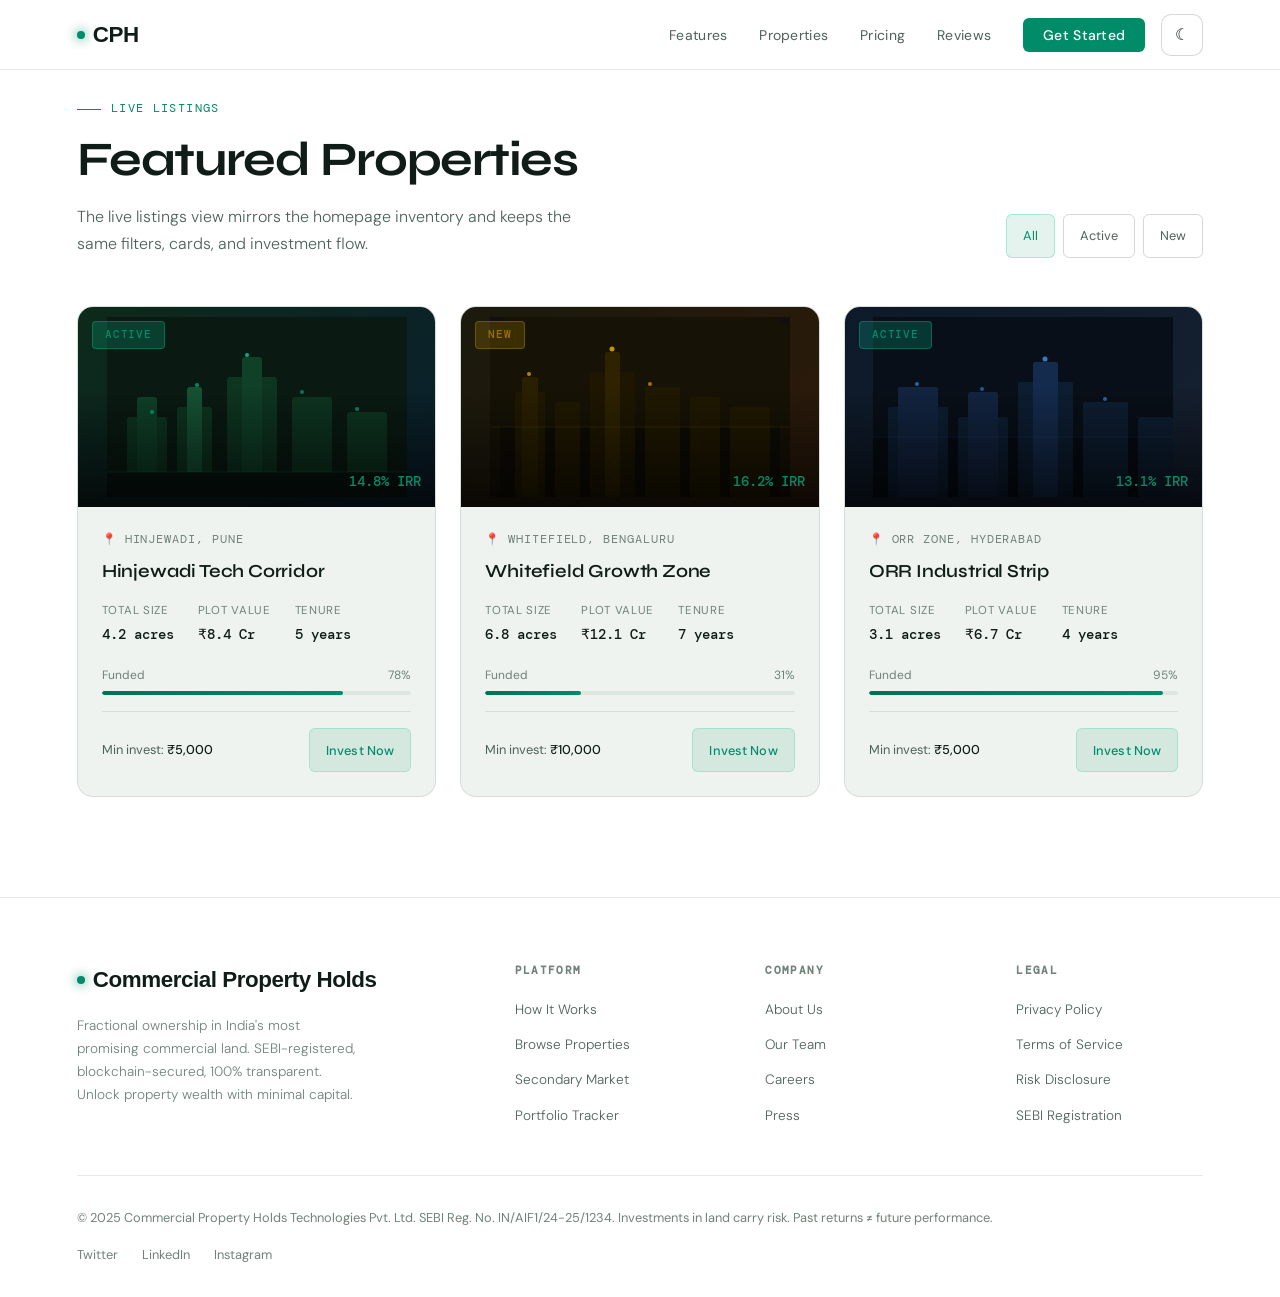
<file: pages/properties.html>
﻿<!DOCTYPE html>
<html lang="en">
<head>
  <meta charset="UTF-8">
  <meta name="viewport" content="width=device-width, initial-scale=1.0">
  <link rel="preconnect" href="https://fonts.googleapis.com">
  <link rel="preconnect" href="https://fonts.gstatic.com" crossorigin>
  <link href="https://fonts.googleapis.com/css2?family=Syne:wght@400;500;600;700;800&family=DM+Mono:wght@300;400;500&family=DM+Sans:ital,wght@0,300;0,400;0,500;1,300&display=swap" rel="stylesheet">  <title>Properties | Commercial Property Holds</title>
  <link rel="stylesheet" href="../styles/main.css">
</head>
<body>
  <header>
    <div id="nav-container"></div>
  </header>
  <main>
    <section class="properties" id="properties" aria-labelledby="properties-page-title">
      <div class="properties-header">
        <div>
          <div class="section-label">Live Listings</div>
          <h1 class="section-title" id="properties-page-title">Featured Properties</h1>
          <p class="section-sub">The live listings view mirrors the homepage inventory and keeps the same filters, cards, and investment flow.</p>
        </div>
        <div class="properties-filters">
          <button class="filter-btn active" type="button" onclick="filterProps('all', this)">All</button>
          <button class="filter-btn" type="button" onclick="filterProps('active', this)">Active</button>
          <button class="filter-btn" type="button" onclick="filterProps('new', this)">New</button>
        </div>
      </div>
      <div class="properties-grid" id="propertiesGrid">


    <div class="property-card" data-type="active" onclick="openModal('Hinjewadi Tech Corridor','Pune','₹8.4 Cr','14.8%','₹5,000')">
      <div class="property-img" style="background: linear-gradient(135deg, #0D2A1A 0%, #0A1F2E 100%);">
        <div style="width:100%;height:100%;display:flex;align-items:center;justify-content:center;">
          <svg viewBox="0 0 300 180" width="300" height="180" xmlns="http://www.w3.org/2000/svg">
            <rect width="300" height="180" fill="#0a1a12"/>
            <rect x="20" y="100" width="40" height="80" fill="#0D3520" rx="3"/>
            <rect x="30" y="80" width="20" height="80" fill="#0F4028" rx="3"/>
            <rect x="70" y="90" width="35" height="90" fill="#0D3520" rx="3"/>
            <rect x="80" y="70" width="15" height="100" fill="#155234" rx="3"/>
            <rect x="120" y="60" width="50" height="120" fill="#0D3520" rx="3"/>
            <rect x="135" y="40" width="20" height="140" fill="#0F4028" rx="3"/>
            <rect x="185" y="80" width="40" height="100" fill="#0D3520" rx="3"/>
            <rect x="240" y="95" width="40" height="85" fill="#0D3520" rx="3"/>
            <rect x="0" y="155" width="300" height="25" fill="#071510"/>
            <line x1="0" y1="155" x2="300" y2="155" stroke="#00D4A030" stroke-width="1"/>
            <circle cx="45" cy="95" r="2" fill="#00D4A0" opacity="0.6"/>
            <circle cx="90" cy="68" r="2" fill="#00D4A0" opacity="0.6"/>
            <circle cx="140" cy="38" r="2" fill="#00D4A0" opacity="0.8"/>
            <circle cx="195" cy="75" r="2" fill="#00D4A0" opacity="0.5"/>
            <circle cx="250" cy="92" r="2" fill="#00D4A0" opacity="0.6"/>
          </svg>
        </div>
        <div class="property-img-overlay"></div>
        <span class="property-badge badge-active">Active</span>
        <span class="property-roi">14.8% IRR</span>
      </div>
      <div class="property-body">
        <div class="property-location">📍 Hinjewadi, Pune</div>
        <div class="property-name">Hinjewadi Tech Corridor</div>
        <div class="property-meta">
          <div class="property-meta-item">
            <div class="property-meta-label">Total Size</div>
            <div class="property-meta-val">4.2 acres</div>
          </div>
          <div class="property-meta-item">
            <div class="property-meta-label">Plot Value</div>
            <div class="property-meta-val">₹8.4 Cr</div>
          </div>
          <div class="property-meta-item">
            <div class="property-meta-label">Tenure</div>
            <div class="property-meta-val">5 years</div>
          </div>
        </div>
        <div class="progress-wrap">
          <div class="progress-label"><span>Funded</span><span>78%</span></div>
          <div class="progress-bar"><div class="progress-fill" style="width:78%"></div></div>
        </div>
        <div class="property-foot">
          <div class="min-invest">Min invest: <b>₹5,000</b></div>
          <button class="invest-btn" type="button">Invest Now</button>
        </div>
      </div>
    </div>

    <div class="property-card" data-type="new" onclick="openModal('Whitefield Growth Zone','Bengaluru','₹12.1 Cr','16.2%','₹10,000')">
      <div class="property-img" style="background: linear-gradient(135deg, #1A1A0D 0%, #2E1A0A 100%);">
        <div style="width:100%;height:100%;display:flex;align-items:center;justify-content:center;">
          <svg viewBox="0 0 300 180" width="300" height="180" xmlns="http://www.w3.org/2000/svg">
            <rect width="300" height="180" fill="#12100A"/>
            <ellipse cx="150" cy="90" rx="200" ry="120" fill="#1A1400" opacity="0.5"/>
            <rect x="10" y="110" width="280" height="70" fill="#0F0C05"/>
            <rect x="25" y="75" width="30" height="105" fill="#201800" rx="2"/>
            <rect x="32" y="60" width="16" height="120" fill="#2A2000" rx="2"/>
            <rect x="65" y="85" width="25" height="95" fill="#201800" rx="2"/>
            <rect x="100" y="55" width="45" height="125" fill="#1E1600" rx="2"/>
            <rect x="115" y="35" width="15" height="145" fill="#2E2200" rx="2"/>
            <rect x="155" y="70" width="35" height="110" fill="#201800" rx="2"/>
            <rect x="200" y="80" width="30" height="100" fill="#201800" rx="2"/>
            <rect x="240" y="90" width="40" height="90" fill="#201800" rx="2"/>
            <line x1="0" y1="110" x2="300" y2="110" stroke="#D4A20020" stroke-width="1"/>
            <circle cx="39" cy="57" r="2" fill="#D4A200" opacity="0.8"/>
            <circle cx="122" cy="32" r="2.5" fill="#D4A200" opacity="0.9"/>
            <circle cx="160" cy="67" r="2" fill="#D4A200" opacity="0.7"/>
          </svg>
        </div>
        <div class="property-img-overlay"></div>
        <span class="property-badge badge-new">New</span>
        <span class="property-roi">16.2% IRR</span>
      </div>
      <div class="property-body">
        <div class="property-location">📍 Whitefield, Bengaluru</div>
        <div class="property-name">Whitefield Growth Zone</div>
        <div class="property-meta">
          <div class="property-meta-item">
            <div class="property-meta-label">Total Size</div>
            <div class="property-meta-val">6.8 acres</div>
          </div>
          <div class="property-meta-item">
            <div class="property-meta-label">Plot Value</div>
            <div class="property-meta-val">₹12.1 Cr</div>
          </div>
          <div class="property-meta-item">
            <div class="property-meta-label">Tenure</div>
            <div class="property-meta-val">7 years</div>
          </div>
        </div>
        <div class="progress-wrap">
          <div class="progress-label"><span>Funded</span><span>31%</span></div>
          <div class="progress-bar"><div class="progress-fill" style="width:31%"></div></div>
        </div>
        <div class="property-foot">
          <div class="min-invest">Min invest: <b>₹10,000</b></div>
          <button class="invest-btn" type="button">Invest Now</button>
        </div>
      </div>
    </div>

    <div class="property-card" data-type="active" onclick="openModal('ORR Industrial Strip','Hyderabad','₹6.7 Cr','13.1%','₹5,000')">
      <div class="property-img" style="background: linear-gradient(135deg, #0D1A2A 0%, #162030 100%);">
        <div style="width:100%;height:100%;display:flex;align-items:center;justify-content:center;">
          <svg viewBox="0 0 300 180" width="300" height="180" xmlns="http://www.w3.org/2000/svg">
            <rect width="300" height="180" fill="#090F18"/>
            <rect x="0" y="120" width="300" height="60" fill="#060C14"/>
            <rect x="15" y="90" width="60" height="90" fill="#0D1E32" rx="2"/>
            <rect x="25" y="70" width="40" height="110" fill="#122440" rx="2"/>
            <rect x="85" y="100" width="50" height="80" fill="#0D1E32" rx="2"/>
            <rect x="95" y="75" width="30" height="105" fill="#122440" rx="2"/>
            <rect x="145" y="65" width="55" height="115" fill="#0D1E32" rx="2"/>
            <rect x="160" y="45" width="25" height="135" fill="#142B4D" rx="2"/>
            <rect x="210" y="85" width="45" height="95" fill="#0D1E32" rx="2"/>
            <rect x="265" y="100" width="35" height="80" fill="#0D1E32" rx="2"/>
            <line x1="0" y1="120" x2="300" y2="120" stroke="#378ADD20" stroke-width="1"/>
            <circle cx="44" cy="67" r="2" fill="#378ADD" opacity="0.7"/>
            <circle cx="109" cy="72" r="2" fill="#378ADD" opacity="0.6"/>
            <circle cx="172" cy="42" r="2.5" fill="#378ADD" opacity="0.9"/>
            <circle cx="232" cy="82" r="2" fill="#378ADD" opacity="0.7"/>
          </svg>
        </div>
        <div class="property-img-overlay"></div>
        <span class="property-badge badge-active">Active</span>
        <span class="property-roi">13.1% IRR</span>
      </div>
      <div class="property-body">
        <div class="property-location">📍 ORR Zone, Hyderabad</div>
        <div class="property-name">ORR Industrial Strip</div>
        <div class="property-meta">
          <div class="property-meta-item">
            <div class="property-meta-label">Total Size</div>
            <div class="property-meta-val">3.1 acres</div>
          </div>
          <div class="property-meta-item">
            <div class="property-meta-label">Plot Value</div>
            <div class="property-meta-val">₹6.7 Cr</div>
          </div>
          <div class="property-meta-item">
            <div class="property-meta-label">Tenure</div>
            <div class="property-meta-val">4 years</div>
          </div>
        </div>
        <div class="progress-wrap">
          <div class="progress-label"><span>Funded</span><span>95%</span></div>
          <div class="progress-bar"><div class="progress-fill" style="width:95%"></div></div>
        </div>
        <div class="property-foot">
          <div class="min-invest">Min invest: <b>₹5,000</b></div>
          <button class="invest-btn" type="button">Invest Now</button>
        </div>
      </div>
    </div>

  
      </div>
    </section>
  </main>
  <!-- FOOTER -->
  <footer>
    <div id="footer-container"></div>
  </footer>
  <!-- Modals Container -->
  <div id="modals-container"></div>

<script defer src="../scripts/components.js"></script>
<script defer src="../scripts/utils.js"></script>
<script defer src="../scripts/properties.js"></script>
<script defer src="../scripts/ticker.js"></script>
<script defer src="../scripts/animations.js"></script>
<script defer src="../scripts/filters.js"></script>
<script defer src="../scripts/modal.js"></script>
<script defer src="../scripts/form.js"></script>
<script defer src="../scripts/navigation.js"></script>
<script defer src="../scripts/theme.js"></script>
<script defer src="../scripts/main.js"></script>
</body>
</html>
</file>
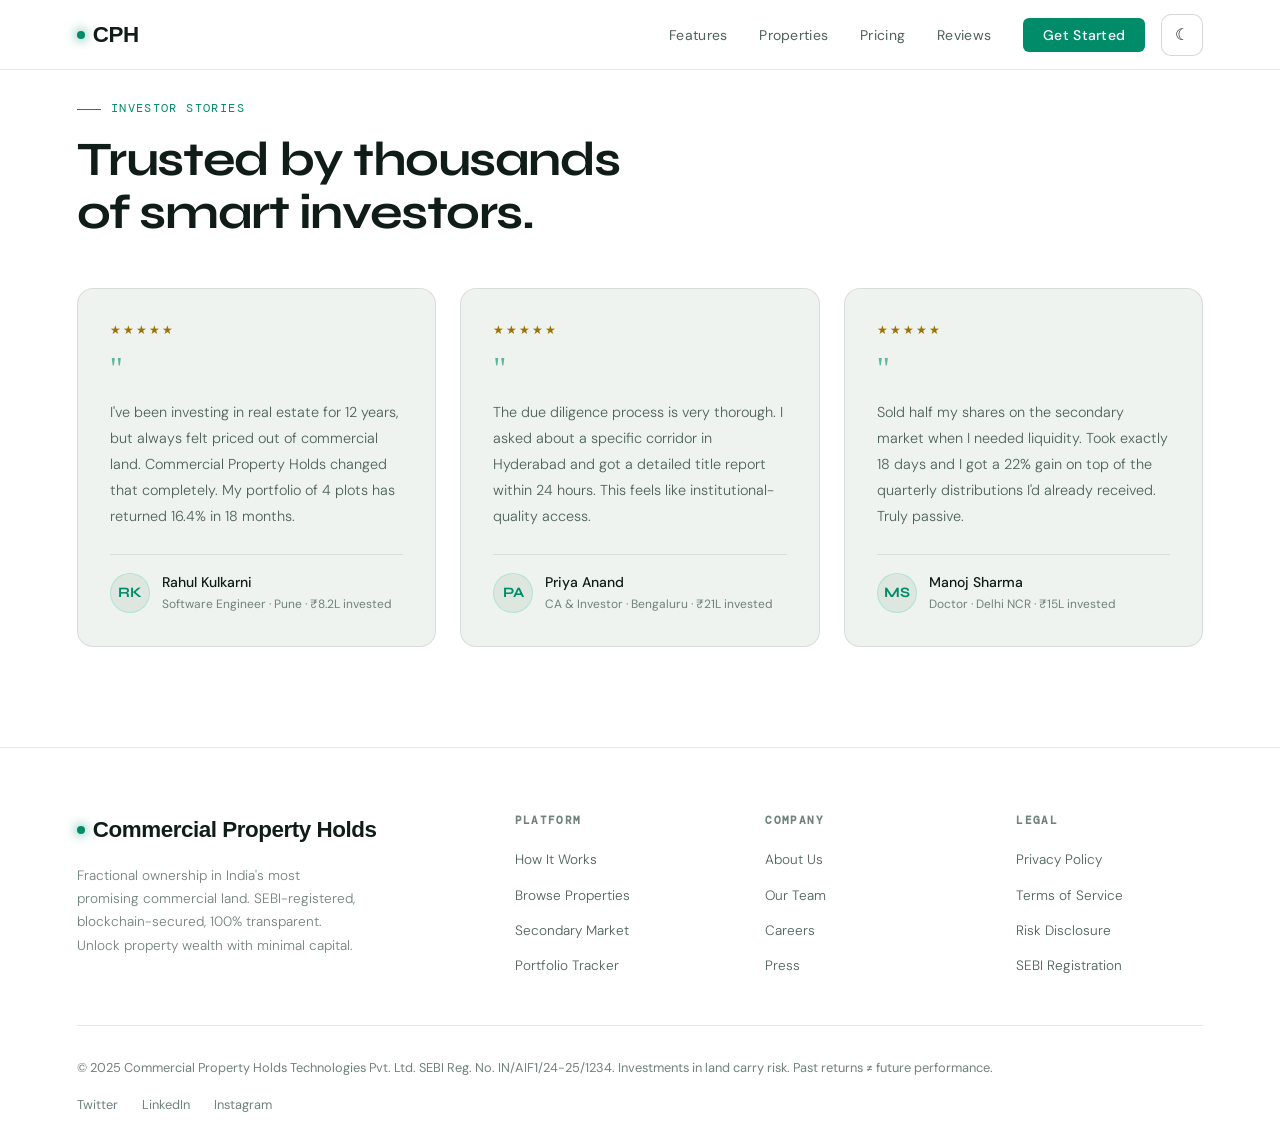
<file: pages/testimonials.html>
﻿<!DOCTYPE html>
<html lang="en">
<head>
  <meta charset="UTF-8">
  <meta name="viewport" content="width=device-width, initial-scale=1.0">
  <link rel="preconnect" href="https://fonts.googleapis.com">
  <link rel="preconnect" href="https://fonts.gstatic.com" crossorigin>
  <link href="https://fonts.googleapis.com/css2?family=Syne:wght@400;500;600;700;800&family=DM+Mono:wght@300;400;500&family=DM+Sans:ital,wght@0,300;0,400;0,500;1,300&display=swap" rel="stylesheet">  <title>Testimonials | Commercial Property Holds</title>
  <link rel="stylesheet" href="../styles/main.css">
</head>
<body>
  <header>
    <div id="nav-container"></div>
  </header>
  <main>
    <section class="testimonials" id="testimonials" aria-labelledby="testimonials-page-title">
      <div class="testimonials-header">
        <div class="section-label">Investor Stories</div>
        <h1 class="section-title" id="testimonials-page-title">Trusted by thousands<br>of smart investors.</h1>
      </div>
      <div class="testimonials-grid">

    <div class="testimonial-card reveal">
      <div class="stars">★★★★★</div>
      <div class="testimonial-quote">"</div>
      <p class="testimonial-text">I've been investing in real estate for 12 years, but always felt priced out of commercial land. Commercial Property Holds changed that completely. My portfolio of 4 plots has returned 16.4% in 18 months.</p>
      <div class="testimonial-author">
        <div class="author-avatar">RK</div>
        <div>
          <div class="author-name">Rahul Kulkarni</div>
          <div class="author-meta">Software Engineer · Pune · ₹8.2L invested</div>
        </div>
      </div>
    </div>

    <div class="testimonial-card reveal reveal-delay-1">
      <div class="stars">★★★★★</div>
      <div class="testimonial-quote">"</div>
      <p class="testimonial-text">The due diligence process is very thorough. I asked about a specific corridor in Hyderabad and got a detailed title report within 24 hours. This feels like institutional-quality access.</p>
      <div class="testimonial-author">
        <div class="author-avatar">PA</div>
        <div>
          <div class="author-name">Priya Anand</div>
          <div class="author-meta">CA & Investor · Bengaluru · ₹21L invested</div>
        </div>
      </div>
    </div>

    <div class="testimonial-card reveal reveal-delay-2">
      <div class="stars">★★★★★</div>
      <div class="testimonial-quote">"</div>
      <p class="testimonial-text">Sold half my shares on the secondary market when I needed liquidity. Took exactly 18 days and I got a 22% gain on top of the quarterly distributions I'd already received. Truly passive.</p>
      <div class="testimonial-author">
        <div class="author-avatar">MS</div>
        <div>
          <div class="author-name">Manoj Sharma</div>
          <div class="author-meta">Doctor · Delhi NCR · ₹15L invested</div>
        </div>
      </div>
    </div>
  
      </div>
    </section>
  </main>
  <!-- FOOTER -->
  <footer>
    <div id="footer-container"></div>
  </footer>
  <!-- Modals Container -->
  <div id="modals-container"></div>

<script defer src="../scripts/components.js"></script>
<script defer src="../scripts/utils.js"></script>
<script defer src="../scripts/properties.js"></script>
<script defer src="../scripts/ticker.js"></script>
<script defer src="../scripts/animations.js"></script>
<script defer src="../scripts/filters.js"></script>
<script defer src="../scripts/modal.js"></script>
<script defer src="../scripts/form.js"></script>
<script defer src="../scripts/navigation.js"></script>
<script defer src="../scripts/theme.js"></script>
<script defer src="../scripts/main.js"></script>
</body>
</html>
</file>
<file: styles/main.css>
﻿@import url('./variables.css');
@import url('./reset.css');
@import url('./typography.css');
@import url('./layout.css');
@import url('./navbar.css');
@import url('./hero.css');
@import url('./features.css');
@import url('./properties.css');
@import url('./pricing.css');
@import url('./testimonials.css');
@import url('./contact.css');
@import url('./footer.css');
@import url('./modal.css');
@import url('./animations.css');
@import url('./responsive.css');
@import url('./utilities.css');
</file>
